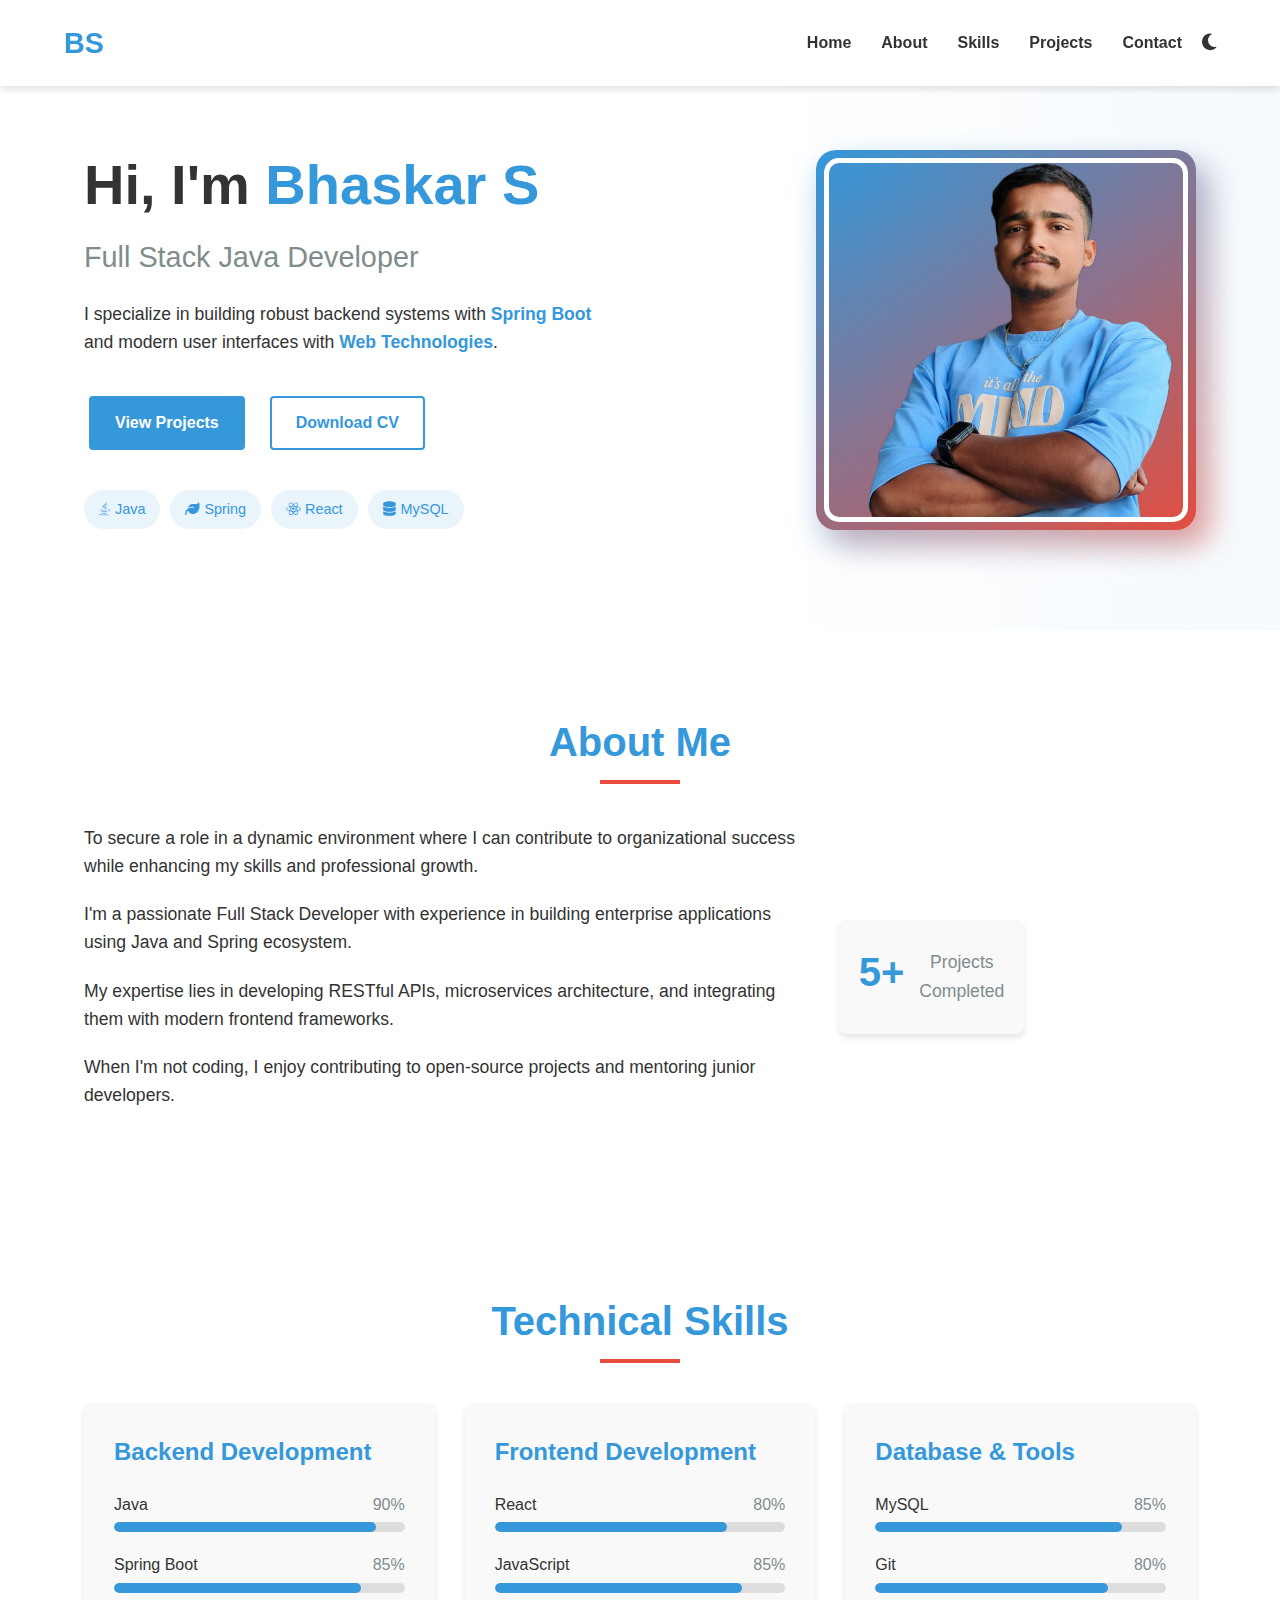
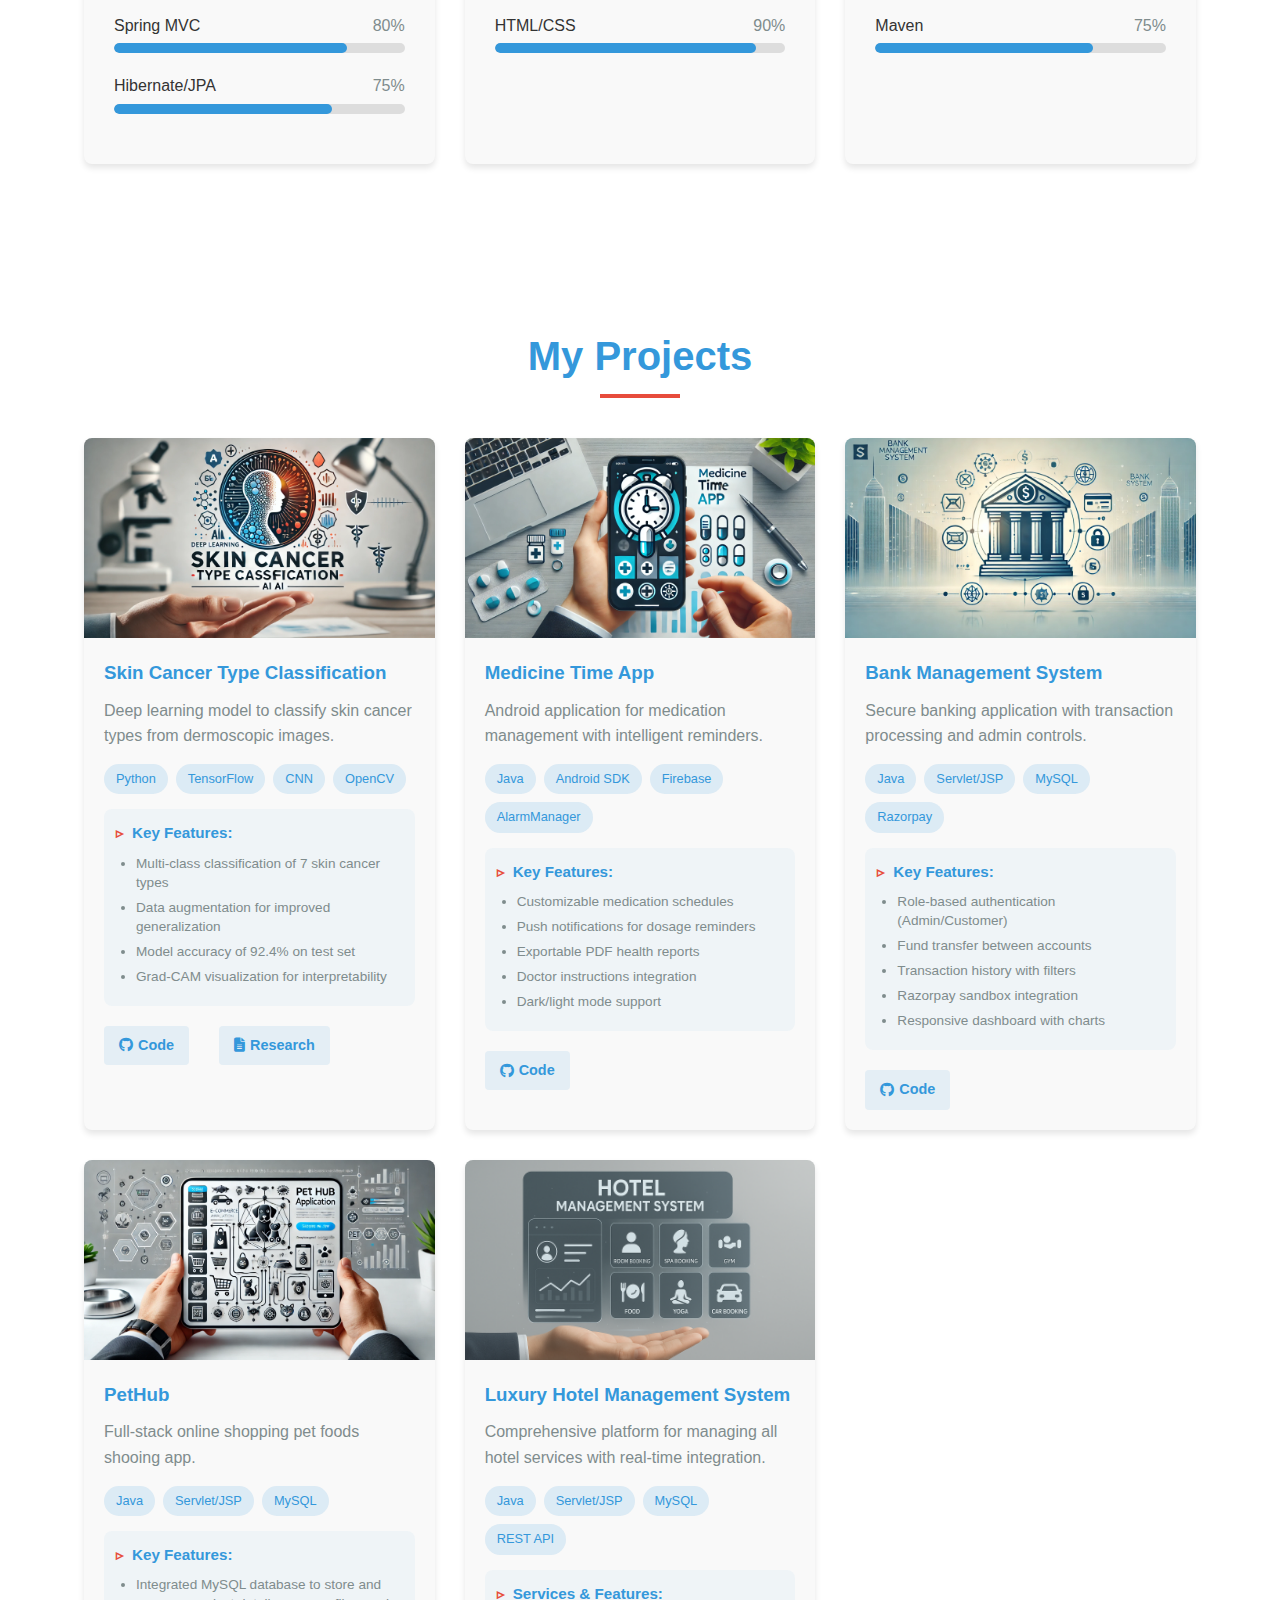
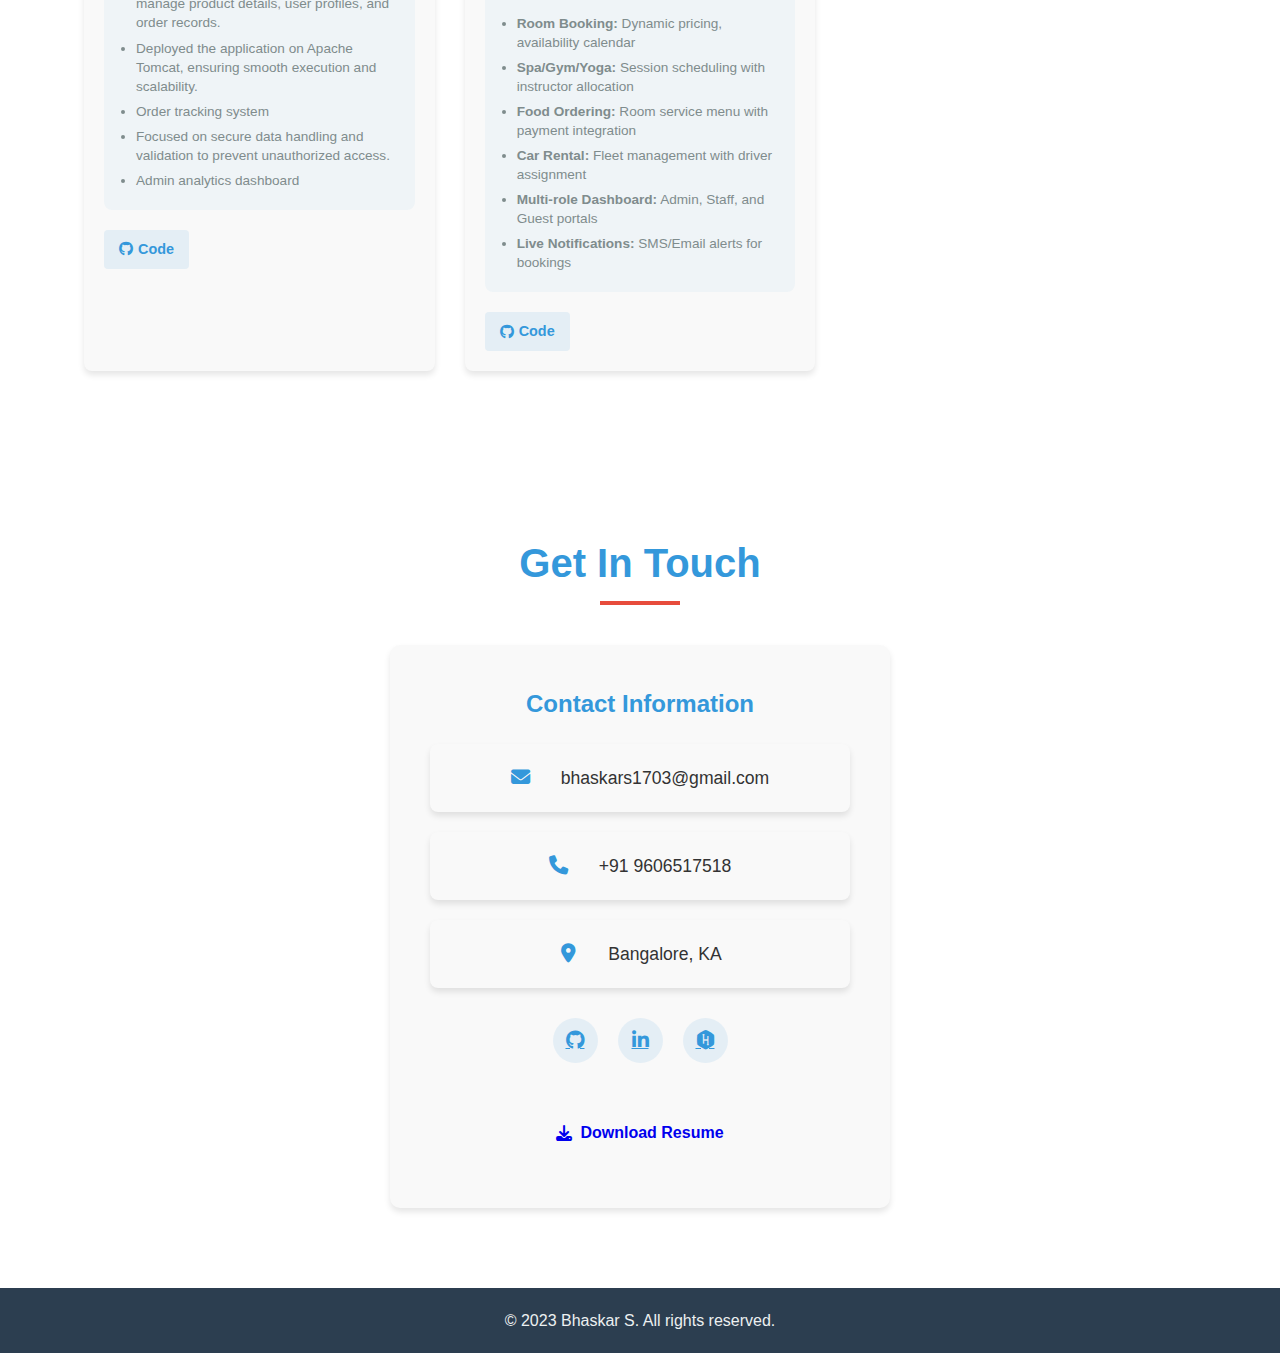
<file: index.html>
<!DOCTYPE html>
<html lang="en">
<head>
    <meta charset="UTF-8">
    <meta name="viewport" content="width=device-width, initial-scale=1.0">
    <title>Bhaskar S | Full Stack Java Developer</title>
    <link rel="stylesheet" href="https://cdnjs.cloudflare.com/ajax/libs/font-awesome/6.4.0/css/all.min.css">
    <link rel="stylesheet" href="css/portfolio.css">
</head>
<body>
    <!-- Header/Navigation -->
    <header>
        <div class="container">
            <h1 class="logo">BS</h1>
            <nav>
                <ul>
                    <li><a href="#home">Home</a></li>
                    <li><a href="#about">About</a></li>
                    <li><a href="#skills">Skills</a></li>
                    <li><a href="#projects">Projects</a></li>
                    <li><a href="#contact">Contact</a></li>
                    <button id="theme-toggle" class="theme-btn">
                        <i class="fas fa-moon"></i>
                    </button>
                </ul>
                
            </nav>
        </div>
    </header>

 <!-- Updated Hero Section -->
<section id="home" class="hero">
    <div class="container">
        <div class="hero-content">
            <h1>Hi, I'm <span class="highlight">Bhaskar S</span></h1>
            <h2>Full Stack Java Developer</h2>
            <p class="hero-description">
                I specialize in building robust backend systems with <strong>Spring Boot</strong> 
                and modern user interfaces with <strong>Web Technologies</strong>.
            </p>
            <div class="hero-cta">
                <a href="#projects" class="btn primary-btn">View Projects</a>
                <a href="https://drive.google.com/file/d/1YfJOLNUsYOT6FtKGPnkXLw70E9nnNRZN/view?usp=sharing" target="_blankS" download class="btn secondary-btn">Download CV</a>
            </div>
            <div class="hero-skills">
                <span><i class="fab fa-java"></i> Java</span>
                <span><i class="fas fa-leaf"></i> Spring</span>
                <span><i class="fab fa-react"></i> React</span>
                <span><i class="fas fa-database"></i> MySQL</span>
            </div>
        </div>
        <div class="hero-profile">
            <div class="profile-frame">
                <img src="assests/ProfilePic.png" alt="Bhaskar S - Full Stack Developer" class="profile-img">
            </div>
        </div>
    </div>
</section>

    <!-- About Section -->
    <section id="about" class="about">
        <div class="container">
            <h2 class="section-title">About Me</h2>
            <div class="about-content">
                <div class="about-text">
                    <p>To secure a role in a dynamic environment where I can contribute to organizational success while enhancing my skills and
                        professional growth.</p>
                    <p>I'm a passionate Full Stack Developer with experience in building enterprise applications using Java and Spring ecosystem.</p>
                    <p>My expertise lies in developing RESTful APIs, microservices architecture, and integrating them with modern frontend frameworks.</p>
                    <p>When I'm not coding, I enjoy contributing to open-source projects and mentoring junior developers.</p>
                </div>
                <div class="about-info">
                    <div class="info-item">
                        <h3>5+</h3>
                        <p>Projects Completed</p>
                    </div>
                    <!-- <div class="info-item">
                        <h3>3+</h3>
                        <p>Years Experience</p>
                    </div>
                    <div class="info-item">
                        <h3>100%</h3>
                        <p>Job Success</p>
                    </div> -->
                </div>
            </div>
        </div>
    </section>

    <!-- Skills Section -->
    <section id="skills" class="skills">
        <div class="container">
            <h2 class="section-title">Technical Skills</h2>
            <div class="skills-container">
                <div class="skill-category">
                    <h3>Backend Development</h3>
                    <div class="skill-items">
                        <div class="skill-item">
                            <div class="skill-info">
                                <span>Java</span>
                                <span>90%</span>
                            </div>
                            <div class="skill-bar">
                                <div class="skill-progress" style="width: 90%;"></div>
                            </div>
                        </div>
                        <div class="skill-item">
                            <div class="skill-info">
                                <span>Spring Boot</span>
                                <span>85%</span>
                            </div>
                            <div class="skill-bar">
                                <div class="skill-progress" style="width: 85%;"></div>
                            </div>
                        </div>
                        <div class="skill-item">
                            <div class="skill-info">
                                <span>Spring MVC</span>
                                <span>80%</span>
                            </div>
                            <div class="skill-bar">
                                <div class="skill-progress" style="width: 80%;"></div>
                            </div>
                        </div>
                        <div class="skill-item">
                            <div class="skill-info">
                                <span>Hibernate/JPA</span>
                                <span>75%</span>
                            </div>
                            <div class="skill-bar">
                                <div class="skill-progress" style="width: 75%;"></div>
                            </div>
                        </div>
                    </div>
                </div>
                
                <div class="skill-category">
                    <h3>Frontend Development</h3>
                    <div class="skill-items">
                        <div class="skill-item">
                            <div class="skill-info">
                                <span>React</span>
                                <span>80%</span>
                            </div>
                            <div class="skill-bar">
                                <div class="skill-progress" style="width: 80%;"></div>
                            </div>
                        </div>
                        <div class="skill-item">
                            <div class="skill-info">
                                <span>JavaScript</span>
                                <span>85%</span>
                            </div>
                            <div class="skill-bar">
                                <div class="skill-progress" style="width: 85%;"></div>
                            </div>
                        </div>
                        <div class="skill-item">
                            <div class="skill-info">
                                <span>HTML/CSS</span>
                                <span>90%</span>
                            </div>
                            <div class="skill-bar">
                                <div class="skill-progress" style="width: 90%;"></div>
                            </div>
                        </div>
                    </div>
                </div>
                
                <div class="skill-category">
                    <h3>Database & Tools</h3>
                    <div class="skill-items">
                        <div class="skill-item">
                            <div class="skill-info">
                                <span>MySQL</span>
                                <span>85%</span>
                            </div>
                            <div class="skill-bar">
                                <div class="skill-progress" style="width: 85%;"></div>
                            </div>
                        </div>
                        <div class="skill-item">
                            <div class="skill-info">
                                <span>Git</span>
                                <span>80%</span>
                            </div>
                            <div class="skill-bar">
                                <div class="skill-progress" style="width: 80%;"></div>
                            </div>
                        </div>
                        <div class="skill-item">
                            <div class="skill-info">
                                <span>Maven</span>
                                <span>75%</span>
                            </div>
                            <div class="skill-bar">
                                <div class="skill-progress" style="width: 75%;"></div>
                            </div>
                        </div>
                    </div>
                </div>
            </div>
        </div>
    </section>

    

<!-- Projects Section -->
<section id="projects" class="projects">
    <div class="container">
        <h2 class="section-title">My Projects</h2>
        <div class="projects-grid">
            <!-- 1. Skin Cancer Classification -->
            <div class="project-card">
                <div class="project-image">
                    <img src="assests/skinCancer.webp" alt="Skin Cancer Classification">
                </div>
                <div class="project-content">
                    <h3>Skin Cancer Type Classification</h3>
                    <p>Deep learning model to classify skin cancer types from dermoscopic images.</p>
                    <div class="project-tech">
                        <span>Python</span>
                        <span>TensorFlow</span>
                        <span>CNN</span>
                        <span>OpenCV</span>
                    </div>
                    <div class="project-features">
                        <h4>Key Features:</h4>
                        <ul>
                            <li>Multi-class classification of 7 skin cancer types</li>
                            <li>Data augmentation for improved generalization</li>
                            <li>Model accuracy of 92.4% on test set</li>
                            <li>Grad-CAM visualization for interpretability</li>
                        </ul>
                    </div>
                    <div class="project-links">
                        <a href="https://github.com/yourusername/skin-cancer-classification" target="_blank" class="btn-small">
                            <i class="fab fa-github"></i> Code
                        </a>
                        <a href="https://drive.google.com/file/d/1gAUpl7bdXRN0QffiOpngXcxutwArL-Ty/view?usp=sharing" target="_blank" class="btn-small">
                            <i class="fas fa-file-alt"></i> Research
                        </a>
                    </div>
                </div>
            </div>

            <!-- 2. Medicine Time App -->
            <div class="project-card">
                <div class="project-image">
                    <img src="assests/MedicineApp.webp" alt="Medicine Time App">
                </div>
                <div class="project-content">
                    <h3>Medicine Time App</h3>
                    <p>Android application for medication management with intelligent reminders.</p>
                    <div class="project-tech">
                        <span>Java</span>
                        <span>Android SDK</span>
                        <span>Firebase</span>
                        <span>AlarmManager</span>
                    </div>
                    <div class="project-features">
                        <h4>Key Features:</h4>
                        <ul>
                            <li>Customizable medication schedules</li>
                            <li>Push notifications for dosage reminders</li>
                            <li>Exportable PDF health reports</li>
                            <li>Doctor instructions integration</li>
                            <li>Dark/light mode support</li>
                        </ul>
                    </div>
                    <div class="project-links">
                        <a href="https://github.com/bhaski17/Medicine-Time-App" target="_blank" class="btn-small">
                            <i class="fab fa-github"></i> Code
                        </a>
                        <!-- <a href="" target="_blank" class="btn-small">
                            <i class="fab fa-google-play"></i> Download
                        </a> -->
                    </div>
                </div>
            </div>

            <!-- 3. Bank Management System -->
            <div class="project-card">
                <div class="project-image">
                    <img src="assests/bank-project.webp" alt="Bank Management System">
                </div>
                <div class="project-content">
                    <h3>Bank Management System</h3>
                    <p>Secure banking application with transaction processing and admin controls.</p>
                    <div class="project-tech">
                        <span>Java</span>
                        <span>Servlet/JSP</span>
                        <span>MySQL</span>
                        <span>Razorpay</span>
                    </div>
                    <div class="project-features">
                        <h4>Key Features:</h4>
                        <ul>
                            <li>Role-based authentication (Admin/Customer)</li>
                            <li>Fund transfer between accounts</li>
                            <li>Transaction history with filters</li>
                            <li>Razorpay sandbox integration</li>
                            <li>Responsive dashboard with charts</li>
                        </ul>
                    </div>
                    <div class="project-links">
                        <a href="https://github.com/bhaski17/BankDAOApplication" target="_blank" class="btn-small">
                            <i class="fab fa-github"></i> Code
                        </a>
                        <!-- <a href="#" target="_blank" class="btn-small">
                            <i class="fas fa-external-link-alt"></i> Demo
                        </a> -->
                    </div>
                </div>
            </div>

            <!-- 4. E-Commerce Platform -->
            <div class="project-card">
                <div class="project-image">
                    <img src="assests/PetHub.webp" alt="PetHub Platform">
                </div>
                <div class="project-content">
                    <h3>PetHub</h3>
                    <p>Full-stack online shopping pet foods shooing app.</p>
                    <div class="project-tech">
                        <span>Java</span>
                        <span>Servlet/JSP</span>
                        <span>MySQL</span>
                    </div>
                    <div class="project-features">
                        <h4>Key Features:</h4>
                        <ul>
                            <li>Integrated MySQL database to store and manage product details,
                                 user profiles, and order records.</li>
                            <li>Deployed the application on Apache Tomcat,
                                 ensuring smooth execution and scalability.</li>
                            <li>Order tracking system</li>
                            <li>Focused on secure data handling and validation 
                                to prevent unauthorized access.</li>
                            <li>Admin analytics dashboard</li>
                        </ul>
                    </div>
                    <div class="project-links">
                        <a href="https://github.com/bhaski17/PetHub-Application" target="_blank" class="btn-small">
                            <i class="fab fa-github"></i> Code
                        </a>
                        <!-- <a href="#" target="_blank" class="btn-small">
                            <i class="fas fa-external-link-alt"></i> Demo
                        </a> -->
                    </div>
                </div>
            </div>

            <!-- 5. Hotel Management System (Enhanced) -->
<div class="project-card">
    <div class="project-image">
        <img src="assests/Bank_Managment.png" alt="Hotel Management System">
    </div>
    <div class="project-content">
        <h3>Luxury Hotel Management System</h3>
        <p>Comprehensive platform for managing all hotel services with real-time integration.</p>
        <div class="project-tech">
            <span>Java</span>
            <span>Servlet/JSP</span>
            <span>MySQL</span>
            <span>REST API</span>
        </div>
        <div class="project-features">
            <h4>Services & Features:</h4>
            <ul>
                <li><strong>Room Booking:</strong> Dynamic pricing, availability calendar</li>
                <li><strong>Spa/Gym/Yoga:</strong> Session scheduling with instructor allocation</li>
                <li><strong>Food Ordering:</strong> Room service menu with payment integration</li>
                <li><strong>Car Rental:</strong> Fleet management with driver assignment</li>
                <li><strong>Multi-role Dashboard:</strong> Admin, Staff, and Guest portals</li>
                <li><strong>Live Notifications:</strong> SMS/Email alerts for bookings</li>
            </ul>
        </div>
        <div class="project-links">
            <a href="https://github.com/yourusername/hotel-management" target="_blank" class="btn-small">
                <i class="fab fa-github"></i> Code
            </a>
            <!-- <a href="https://github.com/yourusername/hotel-management-ui" target="_blank" class="btn-small">
                <i class="fab fa-github"></i> Frontend
            </a> -->
            <!-- <a href="#" class="btn-small">
                <i class="fas fa-file-pdf"></i> Docs
            </a> -->
        </div>
    </div>
</div>
        </div>
    </div>
</section>
<!-- Contact Section (Simplified) -->
<section id="contact" class="contact">
    <div class="container">
        <h2 class="section-title">Get In Touch</h2>
        <div class="contact-container">
            <div class="contact-info">
                <h3>Contact Information</h3>
                <div class="info-item">
                    <i class="fas fa-envelope"></i>
                    <span>bhaskars1703@gmail.com</span>
                </div>
                <div class="info-item">
                    <i class="fas fa-phone"></i>
                    <span>+91 9606517518</span>
                </div>
                <div class="info-item">
                    <i class="fas fa-map-marker-alt"></i>
                    <span>Bangalore, KA</span>
                </div>
                <div class="social-links">
                    <a href="https://github.com/bhaski17" target="_blank" aria-label="GitHub">
                        <i class="fab fa-github"></i>
                    </a>
                    <a href="https://www.linkedin.com/in/bhaskar-s-20aabb230/" target="_blank" aria-label="LinkedIn">
                        <i class="fab fa-linkedin-in"></i>
                    </a>
                    <a href="https://www.hackerrank.com/profile/bhaskars1703" target="_blank" aria-label="HackerRank">
                        <i class="fab fa-hackerrank"></i>
                    </a>
                </div>
                <!-- <a href="assets/resume.pdf" download class="btn primary-btn download-cv">
                    <i class="fas fa-download"></i> Download CV
                </a> -->
                <a href="https://drive.google.com/file/d/1YfJOLNUsYOT6FtKGPnkXLw70E9nnNRZN/view?usp=sharing" target="_blank" download class="btn download-btn">
                    <i class="fas fa-download"></i> Download Resume
                </a>
            </div>
            
            <!-- Removed: Contact Form -->
        </div>
    </div>
</section>
    <!-- Updated Footer -->
<footer>
    <div class="container">
        <p>&copy; 2023 Bhaskar S. All rights reserved.</p>
    </div>
</footer>

    <script src="js/script.js"></script>
</body>
</html>
</file>
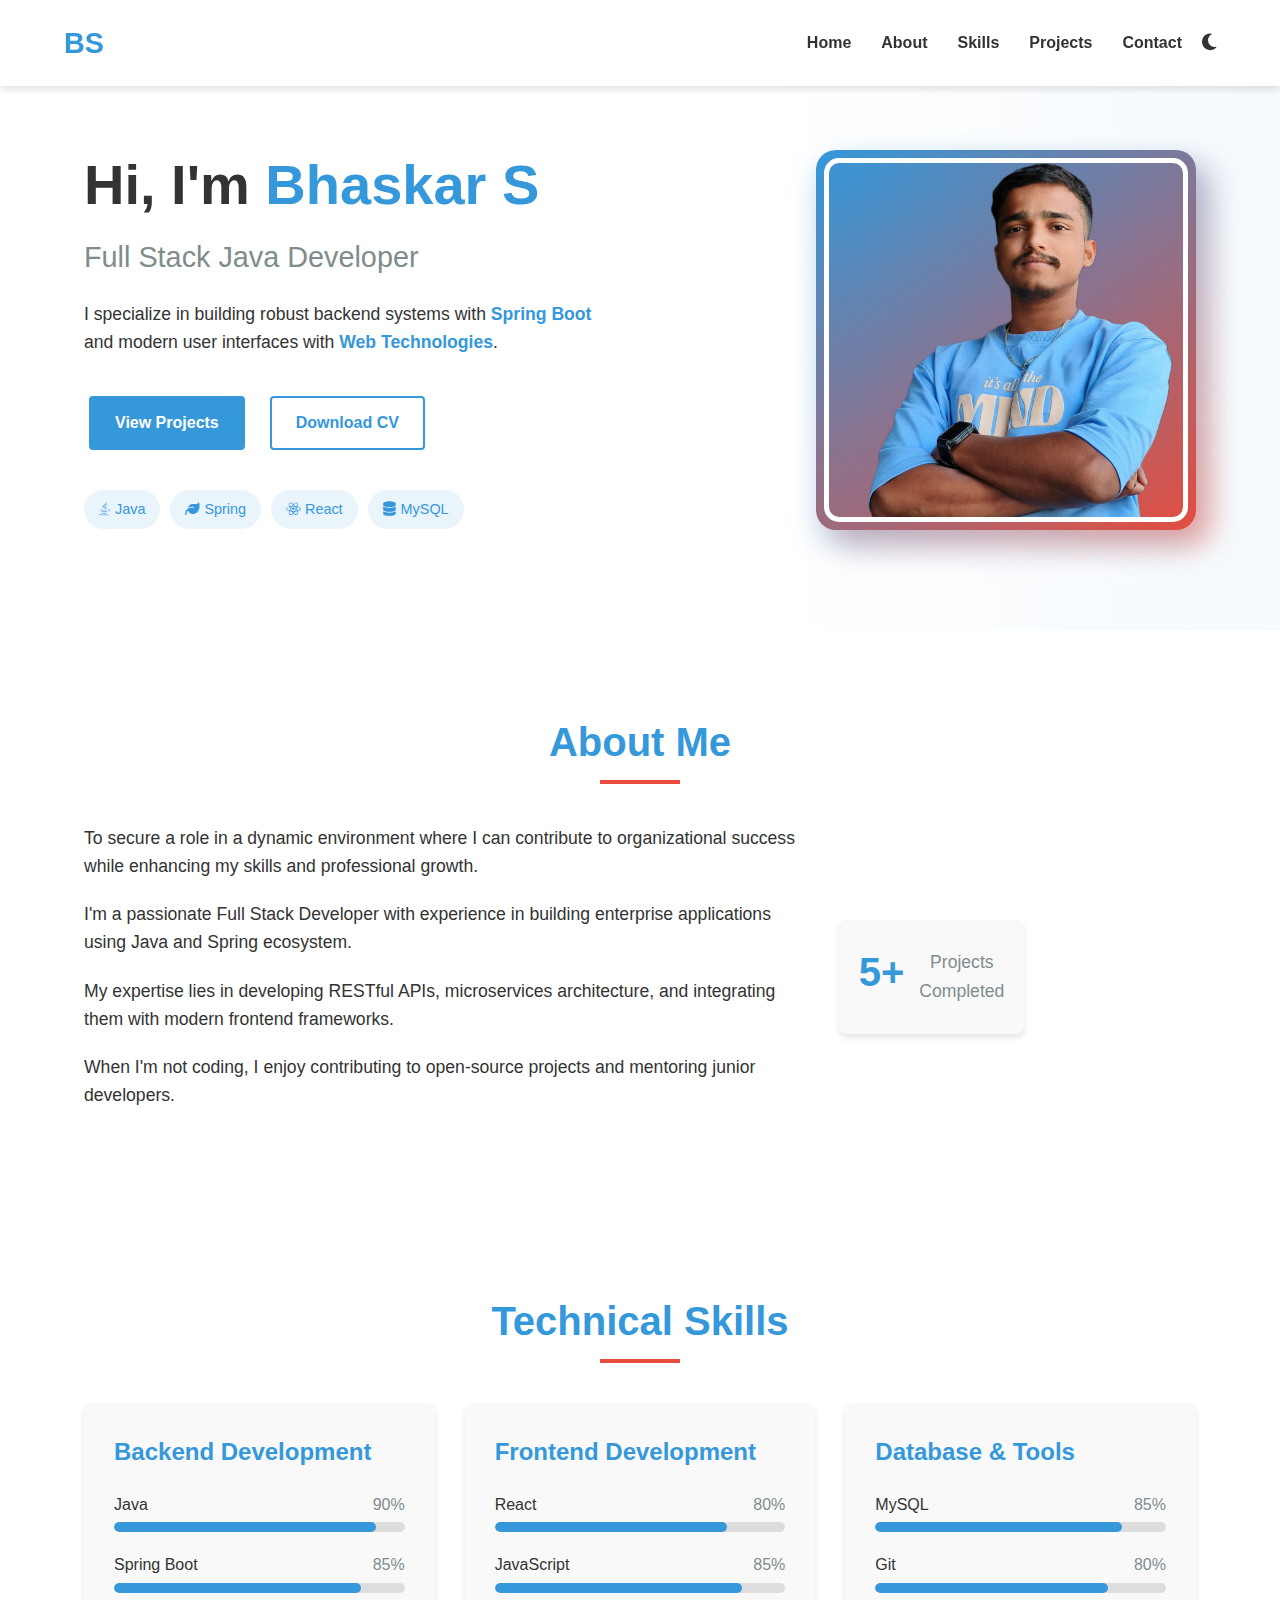
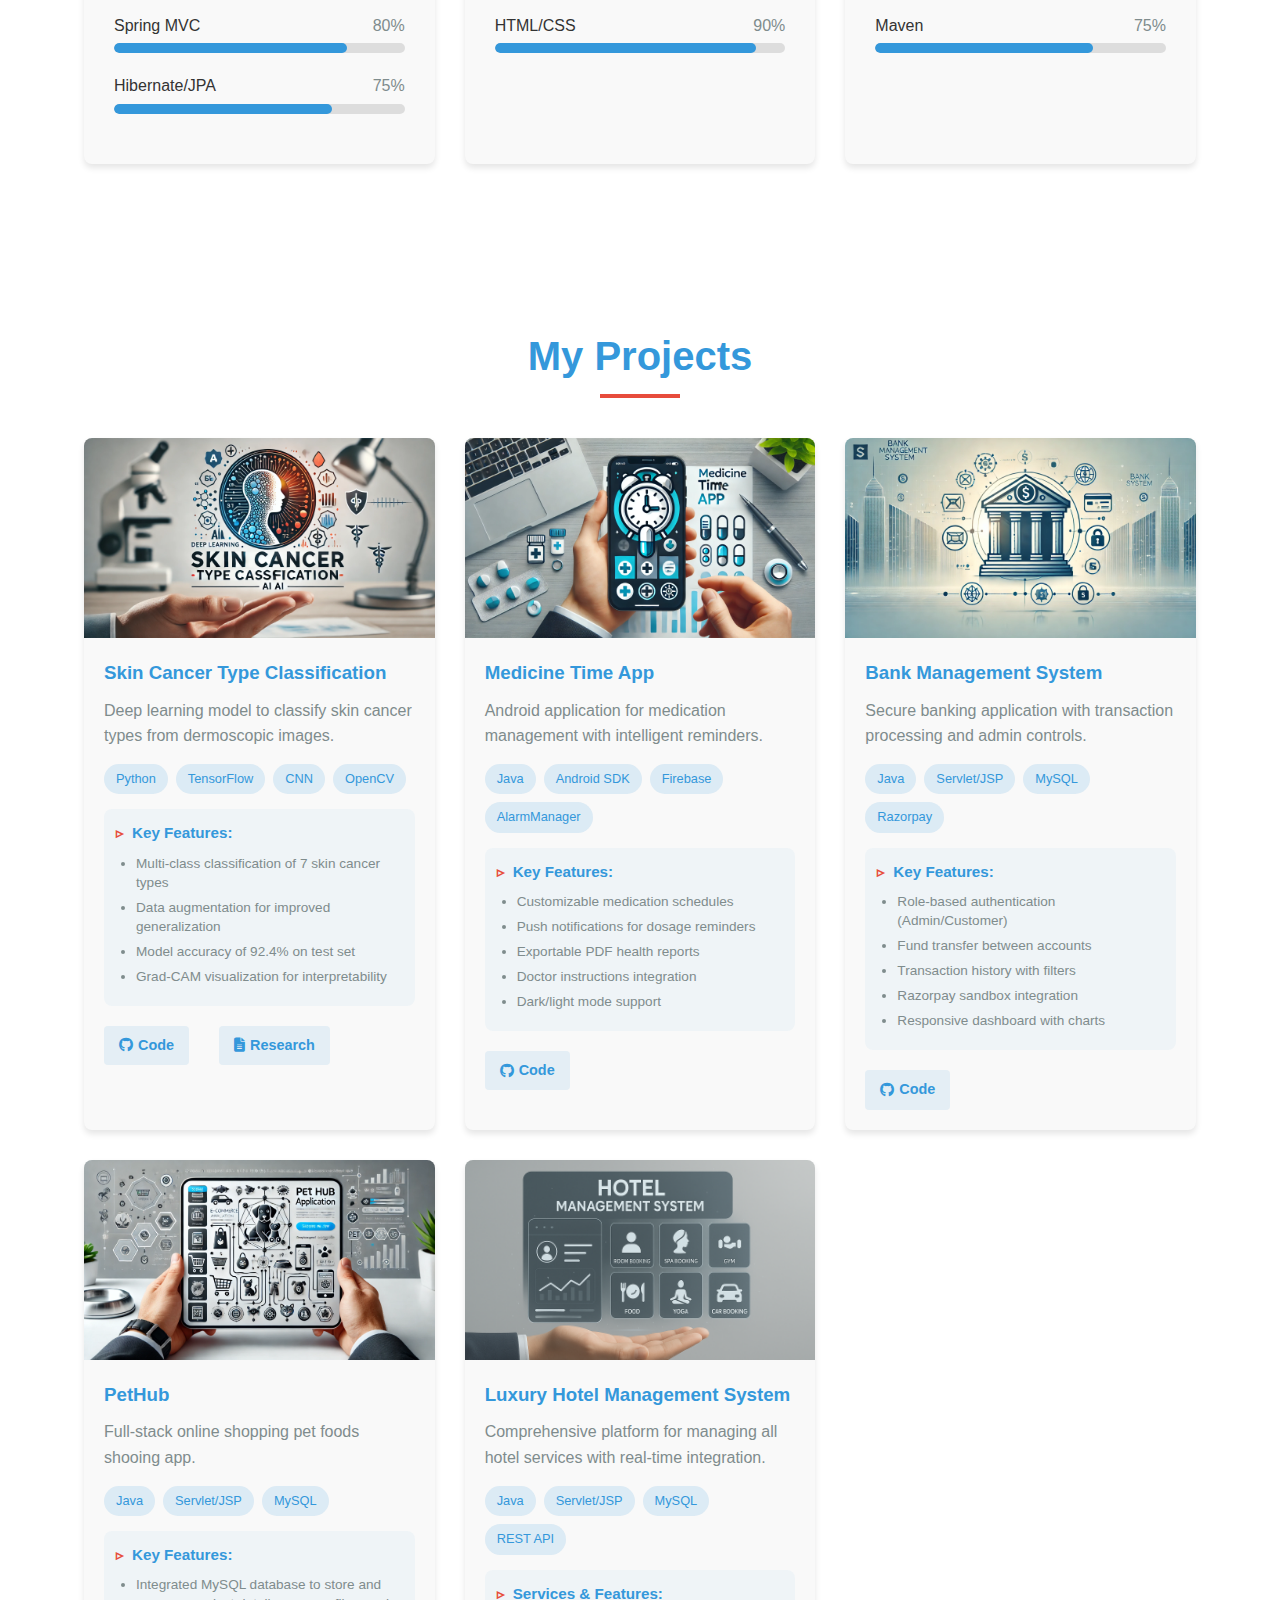
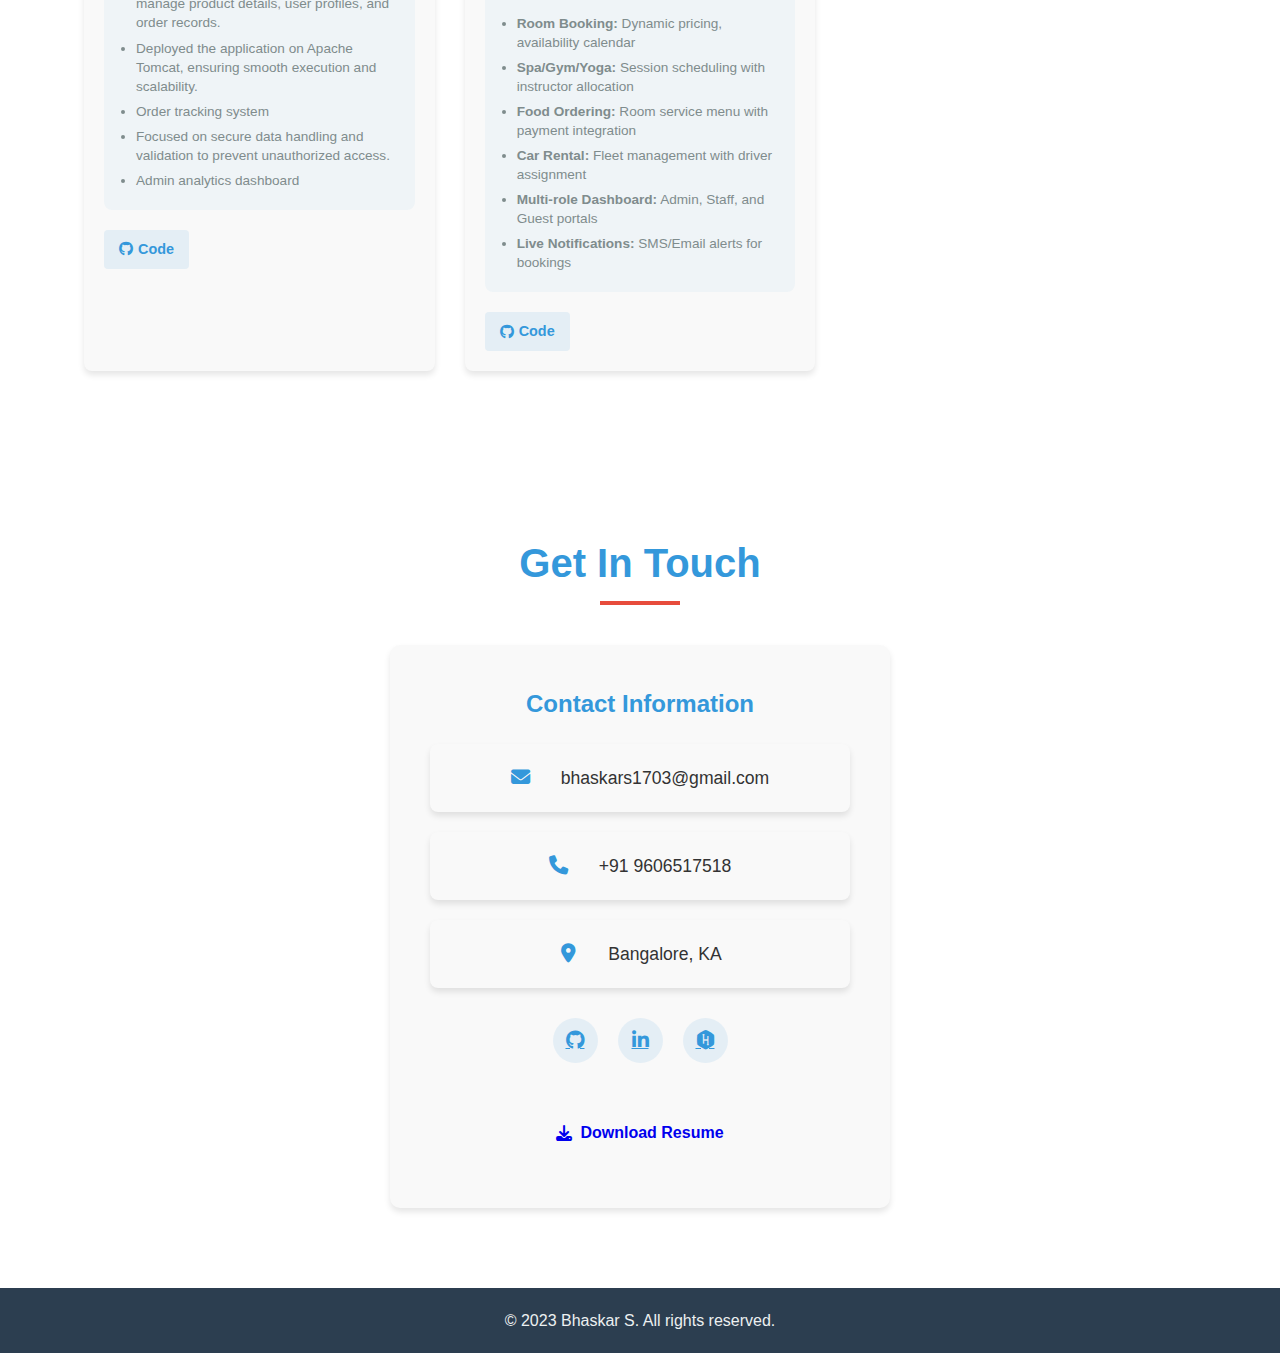
<file: portfolio.html>
<!DOCTYPE html>
<html lang="en">
<head>
    <meta charset="UTF-8">
    <meta name="viewport" content="width=device-width, initial-scale=1.0">
    <title>Bhaskar S | Full Stack Java Developer</title>
    <link rel="stylesheet" href="https://cdnjs.cloudflare.com/ajax/libs/font-awesome/6.4.0/css/all.min.css">
    <link rel="stylesheet" href="portfolio.css">
</head>
<body>
    <!-- Header/Navigation -->
    <header>
        <div class="container">
            <h1 class="logo">BS</h1>
            <nav>
                <ul>
                    <li><a href="#home">Home</a></li>
                    <li><a href="#about">About</a></li>
                    <li><a href="#skills">Skills</a></li>
                    <li><a href="#projects">Projects</a></li>
                    <li><a href="#contact">Contact</a></li>
                    <button id="theme-toggle" class="theme-btn">
                        <i class="fas fa-moon"></i>
                    </button>
                </ul>
                
            </nav>
        </div>
    </header>

 <!-- Updated Hero Section -->
<section id="home" class="hero">
    <div class="container">
        <div class="hero-content">
            <h1>Hi, I'm <span class="highlight">Bhaskar S</span></h1>
            <h2>Full Stack Java Developer</h2>
            <p class="hero-description">
                I specialize in building robust backend systems with <strong>Spring Boot</strong> 
                and modern user interfaces with <strong>Web Technologies</strong>.
            </p>
            <div class="hero-cta">
                <a href="#projects" class="btn primary-btn">View Projects</a>
                <a href="https://drive.google.com/file/d/1YfJOLNUsYOT6FtKGPnkXLw70E9nnNRZN/view?usp=sharing" target="_blankS" download class="btn secondary-btn">Download CV</a>
            </div>
            <div class="hero-skills">
                <span><i class="fab fa-java"></i> Java</span>
                <span><i class="fas fa-leaf"></i> Spring</span>
                <span><i class="fab fa-react"></i> React</span>
                <span><i class="fas fa-database"></i> MySQL</span>
            </div>
        </div>
        <div class="hero-profile">
            <div class="profile-frame">
                <img src="assests/ProfilePic.png" alt="Bhaskar S - Full Stack Developer" class="profile-img">
            </div>
        </div>
    </div>
</section>

    <!-- About Section -->
    <section id="about" class="about">
        <div class="container">
            <h2 class="section-title">About Me</h2>
            <div class="about-content">
                <div class="about-text">
                    <p>To secure a role in a dynamic environment where I can contribute to organizational success while enhancing my skills and
                        professional growth.</p>
                    <p>I'm a passionate Full Stack Developer with experience in building enterprise applications using Java and Spring ecosystem.</p>
                    <p>My expertise lies in developing RESTful APIs, microservices architecture, and integrating them with modern frontend frameworks.</p>
                    <p>When I'm not coding, I enjoy contributing to open-source projects and mentoring junior developers.</p>
                </div>
                <div class="about-info">
                    <div class="info-item">
                        <h3>5+</h3>
                        <p>Projects Completed</p>
                    </div>
                    <!-- <div class="info-item">
                        <h3>3+</h3>
                        <p>Years Experience</p>
                    </div>
                    <div class="info-item">
                        <h3>100%</h3>
                        <p>Job Success</p>
                    </div> -->
                </div>
            </div>
        </div>
    </section>

    <!-- Skills Section -->
    <section id="skills" class="skills">
        <div class="container">
            <h2 class="section-title">Technical Skills</h2>
            <div class="skills-container">
                <div class="skill-category">
                    <h3>Backend Development</h3>
                    <div class="skill-items">
                        <div class="skill-item">
                            <div class="skill-info">
                                <span>Java</span>
                                <span>90%</span>
                            </div>
                            <div class="skill-bar">
                                <div class="skill-progress" style="width: 90%;"></div>
                            </div>
                        </div>
                        <div class="skill-item">
                            <div class="skill-info">
                                <span>Spring Boot</span>
                                <span>85%</span>
                            </div>
                            <div class="skill-bar">
                                <div class="skill-progress" style="width: 85%;"></div>
                            </div>
                        </div>
                        <div class="skill-item">
                            <div class="skill-info">
                                <span>Spring MVC</span>
                                <span>80%</span>
                            </div>
                            <div class="skill-bar">
                                <div class="skill-progress" style="width: 80%;"></div>
                            </div>
                        </div>
                        <div class="skill-item">
                            <div class="skill-info">
                                <span>Hibernate/JPA</span>
                                <span>75%</span>
                            </div>
                            <div class="skill-bar">
                                <div class="skill-progress" style="width: 75%;"></div>
                            </div>
                        </div>
                    </div>
                </div>
                
                <div class="skill-category">
                    <h3>Frontend Development</h3>
                    <div class="skill-items">
                        <div class="skill-item">
                            <div class="skill-info">
                                <span>React</span>
                                <span>80%</span>
                            </div>
                            <div class="skill-bar">
                                <div class="skill-progress" style="width: 80%;"></div>
                            </div>
                        </div>
                        <div class="skill-item">
                            <div class="skill-info">
                                <span>JavaScript</span>
                                <span>85%</span>
                            </div>
                            <div class="skill-bar">
                                <div class="skill-progress" style="width: 85%;"></div>
                            </div>
                        </div>
                        <div class="skill-item">
                            <div class="skill-info">
                                <span>HTML/CSS</span>
                                <span>90%</span>
                            </div>
                            <div class="skill-bar">
                                <div class="skill-progress" style="width: 90%;"></div>
                            </div>
                        </div>
                    </div>
                </div>
                
                <div class="skill-category">
                    <h3>Database & Tools</h3>
                    <div class="skill-items">
                        <div class="skill-item">
                            <div class="skill-info">
                                <span>MySQL</span>
                                <span>85%</span>
                            </div>
                            <div class="skill-bar">
                                <div class="skill-progress" style="width: 85%;"></div>
                            </div>
                        </div>
                        <div class="skill-item">
                            <div class="skill-info">
                                <span>Git</span>
                                <span>80%</span>
                            </div>
                            <div class="skill-bar">
                                <div class="skill-progress" style="width: 80%;"></div>
                            </div>
                        </div>
                        <div class="skill-item">
                            <div class="skill-info">
                                <span>Maven</span>
                                <span>75%</span>
                            </div>
                            <div class="skill-bar">
                                <div class="skill-progress" style="width: 75%;"></div>
                            </div>
                        </div>
                    </div>
                </div>
            </div>
        </div>
    </section>

    

<!-- Projects Section -->
<section id="projects" class="projects">
    <div class="container">
        <h2 class="section-title">My Projects</h2>
        <div class="projects-grid">
            <!-- 1. Skin Cancer Classification -->
            <div class="project-card">
                <div class="project-image">
                    <img src="assests/skinCancer.webp" alt="Skin Cancer Classification">
                </div>
                <div class="project-content">
                    <h3>Skin Cancer Type Classification</h3>
                    <p>Deep learning model to classify skin cancer types from dermoscopic images.</p>
                    <div class="project-tech">
                        <span>Python</span>
                        <span>TensorFlow</span>
                        <span>CNN</span>
                        <span>OpenCV</span>
                    </div>
                    <div class="project-features">
                        <h4>Key Features:</h4>
                        <ul>
                            <li>Multi-class classification of 7 skin cancer types</li>
                            <li>Data augmentation for improved generalization</li>
                            <li>Model accuracy of 92.4% on test set</li>
                            <li>Grad-CAM visualization for interpretability</li>
                        </ul>
                    </div>
                    <div class="project-links">
                        <a href="https://github.com/yourusername/skin-cancer-classification" target="_blank" class="btn-small">
                            <i class="fab fa-github"></i> Code
                        </a>
                        <a href="https://drive.google.com/file/d/1gAUpl7bdXRN0QffiOpngXcxutwArL-Ty/view?usp=sharing" target="_blank" class="btn-small">
                            <i class="fas fa-file-alt"></i> Research
                        </a>
                    </div>
                </div>
            </div>

            <!-- 2. Medicine Time App -->
            <div class="project-card">
                <div class="project-image">
                    <img src="assests/MedicineApp.webp" alt="Medicine Time App">
                </div>
                <div class="project-content">
                    <h3>Medicine Time App</h3>
                    <p>Android application for medication management with intelligent reminders.</p>
                    <div class="project-tech">
                        <span>Java</span>
                        <span>Android SDK</span>
                        <span>Firebase</span>
                        <span>AlarmManager</span>
                    </div>
                    <div class="project-features">
                        <h4>Key Features:</h4>
                        <ul>
                            <li>Customizable medication schedules</li>
                            <li>Push notifications for dosage reminders</li>
                            <li>Exportable PDF health reports</li>
                            <li>Doctor instructions integration</li>
                            <li>Dark/light mode support</li>
                        </ul>
                    </div>
                    <div class="project-links">
                        <a href="https://github.com/bhaski17/Medicine-Time-App" target="_blank" class="btn-small">
                            <i class="fab fa-github"></i> Code
                        </a>
                        <!-- <a href="" target="_blank" class="btn-small">
                            <i class="fab fa-google-play"></i> Download
                        </a> -->
                    </div>
                </div>
            </div>

            <!-- 3. Bank Management System -->
            <div class="project-card">
                <div class="project-image">
                    <img src="assests/bank-project.webp" alt="Bank Management System">
                </div>
                <div class="project-content">
                    <h3>Bank Management System</h3>
                    <p>Secure banking application with transaction processing and admin controls.</p>
                    <div class="project-tech">
                        <span>Java</span>
                        <span>Servlet/JSP</span>
                        <span>MySQL</span>
                        <span>Razorpay</span>
                    </div>
                    <div class="project-features">
                        <h4>Key Features:</h4>
                        <ul>
                            <li>Role-based authentication (Admin/Customer)</li>
                            <li>Fund transfer between accounts</li>
                            <li>Transaction history with filters</li>
                            <li>Razorpay sandbox integration</li>
                            <li>Responsive dashboard with charts</li>
                        </ul>
                    </div>
                    <div class="project-links">
                        <a href="https://github.com/bhaski17/BankDAOApplication" target="_blank" class="btn-small">
                            <i class="fab fa-github"></i> Code
                        </a>
                        <!-- <a href="#" target="_blank" class="btn-small">
                            <i class="fas fa-external-link-alt"></i> Demo
                        </a> -->
                    </div>
                </div>
            </div>

            <!-- 4. E-Commerce Platform -->
            <div class="project-card">
                <div class="project-image">
                    <img src="assests/PetHub.webp" alt="PetHub Platform">
                </div>
                <div class="project-content">
                    <h3>PetHub</h3>
                    <p>Full-stack online shopping pet foods shooing app.</p>
                    <div class="project-tech">
                        <span>Java</span>
                        <span>Servlet/JSP</span>
                        <span>MySQL</span>
                    </div>
                    <div class="project-features">
                        <h4>Key Features:</h4>
                        <ul>
                            <li>Integrated MySQL database to store and manage product details,
                                 user profiles, and order records.</li>
                            <li>Deployed the application on Apache Tomcat,
                                 ensuring smooth execution and scalability.</li>
                            <li>Order tracking system</li>
                            <li>Focused on secure data handling and validation 
                                to prevent unauthorized access.</li>
                            <li>Admin analytics dashboard</li>
                        </ul>
                    </div>
                    <div class="project-links">
                        <a href="https://github.com/bhaski17/PetHub-Application" target="_blank" class="btn-small">
                            <i class="fab fa-github"></i> Code
                        </a>
                        <!-- <a href="#" target="_blank" class="btn-small">
                            <i class="fas fa-external-link-alt"></i> Demo
                        </a> -->
                    </div>
                </div>
            </div>

            <!-- 5. Hotel Management System (Enhanced) -->
<div class="project-card">
    <div class="project-image">
        <img src="assests/Bank_Managment.png" alt="Hotel Management System">
    </div>
    <div class="project-content">
        <h3>Luxury Hotel Management System</h3>
        <p>Comprehensive platform for managing all hotel services with real-time integration.</p>
        <div class="project-tech">
            <span>Java</span>
            <span>Servlet/JSP</span>
            <span>MySQL</span>
            <span>REST API</span>
        </div>
        <div class="project-features">
            <h4>Services & Features:</h4>
            <ul>
                <li><strong>Room Booking:</strong> Dynamic pricing, availability calendar</li>
                <li><strong>Spa/Gym/Yoga:</strong> Session scheduling with instructor allocation</li>
                <li><strong>Food Ordering:</strong> Room service menu with payment integration</li>
                <li><strong>Car Rental:</strong> Fleet management with driver assignment</li>
                <li><strong>Multi-role Dashboard:</strong> Admin, Staff, and Guest portals</li>
                <li><strong>Live Notifications:</strong> SMS/Email alerts for bookings</li>
            </ul>
        </div>
        <div class="project-links">
            <a href="https://github.com/yourusername/hotel-management" target="_blank" class="btn-small">
                <i class="fab fa-github"></i> Code
            </a>
            <!-- <a href="https://github.com/yourusername/hotel-management-ui" target="_blank" class="btn-small">
                <i class="fab fa-github"></i> Frontend
            </a> -->
            <!-- <a href="#" class="btn-small">
                <i class="fas fa-file-pdf"></i> Docs
            </a> -->
        </div>
    </div>
</div>
        </div>
    </div>
</section>
<!-- Contact Section (Simplified) -->
<section id="contact" class="contact">
    <div class="container">
        <h2 class="section-title">Get In Touch</h2>
        <div class="contact-container">
            <div class="contact-info">
                <h3>Contact Information</h3>
                <div class="info-item">
                    <i class="fas fa-envelope"></i>
                    <span>bhaskars1703@gmail.com</span>
                </div>
                <div class="info-item">
                    <i class="fas fa-phone"></i>
                    <span>+91 9606517518</span>
                </div>
                <div class="info-item">
                    <i class="fas fa-map-marker-alt"></i>
                    <span>Bangalore, KA</span>
                </div>
                <div class="social-links">
                    <a href="https://github.com/bhaski17" target="_blank" aria-label="GitHub">
                        <i class="fab fa-github"></i>
                    </a>
                    <a href="https://www.linkedin.com/in/bhaskar-s-20aabb230/" target="_blank" aria-label="LinkedIn">
                        <i class="fab fa-linkedin-in"></i>
                    </a>
                    <a href="https://www.hackerrank.com/profile/bhaskars1703" target="_blank" aria-label="HackerRank">
                        <i class="fab fa-hackerrank"></i>
                    </a>
                </div>
                <!-- <a href="assets/resume.pdf" download class="btn primary-btn download-cv">
                    <i class="fas fa-download"></i> Download CV
                </a> -->
                <a href="https://drive.google.com/file/d/1YfJOLNUsYOT6FtKGPnkXLw70E9nnNRZN/view?usp=sharing" target="_blank" download class="btn download-btn">
                    <i class="fas fa-download"></i> Download Resume
                </a>
            </div>
            
            <!-- Removed: Contact Form -->
        </div>
    </div>
</section>
    <!-- Updated Footer -->
<footer>
    <div class="container">
        <p>&copy; 2023 Bhaskar S. All rights reserved.</p>
    </div>
</footer>

    <script src="script.js"></script>
</body>
</html>
</file>
<file: css/portfolio.css>
/* Global Styles */
:root {
    --primary-color: #3498db;
    --secondary-color: #2c3e50;
    --accent-color: #e74c3c;
    --light-color: #ecf0f1;
    --dark-color: #2c3e50;
    --text-color: #333;
    --text-light: #7f8c8d;
    --bg-color: #fff;
    --card-bg: #f9f9f9;
    --shadow: 0 4px 6px rgba(0, 0, 0, 0.1);
    --transition: all 0.3s ease;
}

[data-theme="dark"] {
    --primary-color: #3498db;
    --secondary-color: #1abc9c;
    --accent-color: #e74c3c;
    --light-color: #34495e;
    --dark-color: #ecf0f1;
    --text-color: #ecf0f1;
    --text-light: #bdc3c7;
    --bg-color: #2c3e50;
    --card-bg: #34495e;
    --shadow: 0 4px 6px rgba(0, 0, 0, 0.3);
}

* {
    margin: 0;
    padding: 0;
    box-sizing: border-box;
}

html {
    scroll-behavior: smooth;
}

body {
    font-family: 'Segoe UI', Tahoma, Geneva, Verdana, sans-serif;
    line-height: 1.6;
    color: var(--text-color);
    background-color: var(--bg-color);
    transition: var(--transition);
}

.container {
    width: 90%;
    max-width: 1200px;
    margin: 0 auto;
    padding: 0 20px;
}

section {
    padding: 80px 0;
}

.section-title {
    text-align: center;
    margin-bottom: 50px;
    font-size: 2.5rem;
    color: var(--primary-color);
    position: relative;
}

.section-title::after {
    content: '';
    position: absolute;
    bottom: -10px;
    left: 50%;
    transform: translateX(-50%);
    width: 80px;
    height: 4px;
    background-color: var(--accent-color);
}

.btn {
    display: inline-block;
    padding: 12px 24px;
    border-radius: 4px;
    text-decoration: none;
    font-weight: 600;
    transition: var(--transition);
    margin: 10px 5px;
}

.primary-btn {
    background-color: var(--primary-color);
    color: white;
    border: 2px solid var(--primary-color);
}

.primary-btn:hover {
    background-color: transparent;
    color: var(--primary-color);
}

.secondary-btn {
    background-color: transparent;
    color: var(--primary-color);
    border: 2px solid var(--primary-color);
}

.secondary-btn:hover {
    background-color: var(--primary-color);
    color: white;
}

.highlight {
    color: var(--primary-color);
}

/* Header Styles */
header {
    position: fixed;
    top: 0;
    left: 0;
    width: 100%;
    background-color: var(--bg-color);
    box-shadow: var(--shadow);
    z-index: 1000;
    transition: var(--transition);
}

header .container {
    display: flex;
    justify-content: space-between;
    align-items: center;
    padding: 20px 0;
}

.logo {
    font-size: 1.8rem;
    font-weight: 700;
    color: var(--primary-color);
}

nav ul {
    display: flex;
    list-style: none;
}

nav ul li {
    margin-left: 30px;
}

nav ul li a {
    text-decoration: none;
    color: var(--text-color);
    font-weight: 600;
    transition: var(--transition);
    position: relative;
}

nav ul li a:hover {
    color: var(--primary-color);
}

nav ul li a::after {
    content: '';
    position: absolute;
    bottom: -5px;
    left: 0;
    width: 0;
    height: 2px;
    background-color: var(--primary-color);
    transition: var(--transition);
}

nav ul li a:hover::after {
    width: 100%;
}

.theme-btn {
    background: none;
    border: none;
    font-size: 1.2rem;
    cursor: pointer;
    color: var(--text-color);
    margin-left: 20px;
    transition: var(--transition);
}

.theme-btn:hover {
    color: var(--primary-color);
    transform: rotate(30deg);
}

/* Hero Section with Right-Aligned Profile Picture */
.hero {
    padding: 150px 0 100px;
    background: linear-gradient(to right, var(--bg-color) 60%, rgba(52, 152, 219, 0.05));
}

.hero .container {
    display: flex;
    align-items: center;
    justify-content: space-between;
    gap: 40px;
}

.hero-content {
    flex: 1;
    max-width: 600px;
}

.hero-content h1 {
    font-size: 3.5rem;
    margin-bottom: 15px;
    line-height: 1.2;
}

.hero-content h2 {
    font-size: 1.8rem;
    color: var(--text-light);
    margin-bottom: 20px;
    font-weight: 400;
}

.hero-description {
    font-size: 1.1rem;
    line-height: 1.6;
    margin-bottom: 30px;
    color: var(--text-color);
}

.hero-description strong {
    color: var(--primary-color);
    font-weight: 600;
}

.hero-cta {
    display: flex;
    gap: 15px;
    margin-bottom: 30px;
}

.hero-skills {
    display: flex;
    flex-wrap: wrap;
    gap: 10px;
}

.hero-skills span {
    display: flex;
    align-items: center;
    gap: 5px;
    background: rgba(52, 152, 219, 0.1);
    color: var(--primary-color);
    padding: 8px 15px;
    border-radius: 20px;
    font-size: 0.9rem;
    font-weight: 500;
}

/* Profile Picture Styles */
.hero-profile {
    flex: 1;
    display: flex;
    justify-content: flex-end;
    position: relative;
}

.profile-frame {
    width: 380px;
    height: 380px;
    border-radius: 20px;
    background: linear-gradient(145deg, var(--primary-color), var(--accent-color));
    padding: 8px;
    box-shadow: 0 15px 30px rgba(52, 152, 219, 0.2);
    transform-style: preserve-3d;
    animation: float 6s ease-in-out infinite;
}

.profile-img {
    width: 100%;
    height: 100%;
    border-radius: 15px;
    object-fit: cover;
    border: 5px solid var(--bg-color);
    transform: translateZ(20px);
    transition: all 0.3s ease;
}

.profile-frame::after {
    content: '';
    position: absolute;
    width: 100%;
    height: 100%;
    background: linear-gradient(145deg, var(--primary-color), var(--accent-color));
    border-radius: 20px;
    top: 15px;
    left: 15px;
    z-index: -1;
    opacity: 0.5;
    filter: blur(15px);
}

/* Floating animation */
@keyframes float {
    0% { transform: translateY(0px); }
    50% { transform: translateY(-20px); }
    100% { transform: translateY(0px); }
}

/* About Section */
.about-content {
    display: flex;
    gap: 40px;
    align-items: center;
}

.about-text {
    flex: 2;
}

.about-text p {
    margin-bottom: 20px;
    font-size: 1.1rem;
}

.about-info {
    flex: 1;
    display: grid;
    grid-template-columns: repeat(2, 1fr);
    gap: 20px;
}

.info-item {
    background-color: var(--card-bg);
    padding: 20px;
    border-radius: 8px;
    text-align: center;
    box-shadow: var(--shadow);
    transition: var(--transition);
}

.info-item:hover {
    transform: translateY(-5px);
}

.info-item h3 {
    font-size: 2.5rem;
    color: var(--primary-color);
    margin-bottom: 10px;
}

.info-item p {
    color: var(--text-light);
}

/* Skills Section */
.skills-container {
    display: grid;
    grid-template-columns: repeat(auto-fit, minmax(300px, 1fr));
    gap: 30px;
}

.skill-category {
    background-color: var(--card-bg);
    padding: 30px;
    border-radius: 8px;
    box-shadow: var(--shadow);
}

.skill-category h3 {
    margin-bottom: 20px;
    color: var(--primary-color);
    font-size: 1.5rem;
}

.skill-item {
    margin-bottom: 20px;
}

.skill-info {
    display: flex;
    justify-content: space-between;
    margin-bottom: 5px;
}

.skill-info span:last-child {
    color: var(--text-light);
}

.skill-bar {
    height: 10px;
    background-color: #ddd;
    border-radius: 5px;
    overflow: hidden;
}

.skill-progress {
    height: 100%;
    background-color: var(--primary-color);
    border-radius: 5px;
}

/* Projects Section */
.projects-grid {
    display: grid;
    grid-template-columns: repeat(auto-fit, minmax(350px, 1fr));
    gap: 30px;
}

.project-card {
    background-color: var(--card-bg);
    border-radius: 8px;
    overflow: hidden;
    box-shadow: var(--shadow);
    transition: var(--transition);
}

.project-card:hover {
    transform: translateY(-10px);
}

.project-image {
    height: 200px;
    overflow: hidden;
}

.project-image img {
    width: 100%;
    height: 100%;
    object-fit: cover;
    transition: var(--transition);
}

.project-card:hover .project-image img {
    transform: scale(1.1);
}

.project-content {
    padding: 20px;
}

.project-content h3 {
    margin-bottom: 10px;
    color: var(--primary-color);
}

.project-content p {
    margin-bottom: 15px;
    color: var(--text-light);
}

.project-tech {
    display: flex;
    flex-wrap: wrap;
    gap: 10px;
    margin-bottom: 15px;
}

.project-tech span {
    background-color: rgba(52, 152, 219, 0.2);
    color: var(--primary-color);
    padding: 5px 10px;
    border-radius: 20px;
    font-size: 0.8rem;
}

.project-links {
    display: flex;
    gap: 15px;
}

.project-links a {
    display: flex;
    align-items: center;
    gap: 5px;
    color: var(--primary-color);
    text-decoration: none;
    font-weight: 600;
    transition: var(--transition);
}

.project-links a:hover {
    color: var(--accent-color);
}
/* Project Features List */
.project-features {
    margin: 15px 0;
}

.project-features h4 {
    font-size: 1rem;
    margin-bottom: 8px;
    color: var(--primary-color);
}

.project-features ul {
    list-style-type: disc;
    padding-left: 20px;
    margin-bottom: 15px;
}

.project-features li {
    font-size: 0.9rem;
    margin-bottom: 5px;
    color: var(--text-light);
}
/* Project Technologies */
.project-tech {
    display: flex;
    flex-wrap: wrap;
    gap: 8px;
    margin: 15px 0;
}

.project-tech span {
    background-color: rgba(52, 152, 219, 0.15);
    color: var(--primary-color);
    padding: 5px 12px;
    border-radius: 20px;
    font-size: 0.8rem;
    font-weight: 500;
    display: flex;
    align-items: center;
}

.project-tech span i {
    margin-right: 5px;
}

/* Project Links */
.project-links {
    display: flex;
    gap: 15px;
    margin-top: 20px;
}

.project-links a {
    display: inline-flex;
    align-items: center;
    gap: 5px;
    color: var(--primary-color);
    text-decoration: none;
    font-weight: 600;
    font-size: 0.9rem;
    padding: 8px 15px;
    border-radius: 4px;
    background-color: rgba(52, 152, 219, 0.1);
    transition: var(--transition);
}

.project-links a:hover {
    background-color: rgba(52, 152, 219, 0.2);
}

.project-links a i {
    font-size: 0.9rem;
}
.project-features {
    margin: 15px 0;
    font-size: 0.9rem;
}

.project-features h4 {
    color: var(--primary-color);
    margin-bottom: 8px;
}

.project-features ul {
    padding-left: 20px;
    margin: 10px 0;
}

.project-features li {
    margin-bottom: 5px;
    color: var(--text-light);
}
.projects-grid {
    display: grid;
    grid-template-columns: repeat(auto-fit, minmax(300px, 1fr));
    gap: 30px;
}
.project-features {
    margin: 15px 0;
    padding: 12px;
    background: rgba(52, 152, 219, 0.05);
    border-radius: 8px;
}

.project-features h4 {
    color: var(--primary-color);
    font-size: 0.95rem;
    margin-bottom: 8px;
    display: flex;
    align-items: center;
}

.project-features h4::before {
    content: "▹";
    color: var(--accent-color);
    margin-right: 8px;
}

.project-features ul {
    padding-left: 20px;
    margin: 8px 0;
}

.project-features li {
    font-size: 0.85rem;
    margin-bottom: 6px;
    color: var(--text-light);
    line-height: 1.4;
}

.project-links a {
    display: inline-flex;
    align-items: center;
    gap: 5px;
    color: var(--primary-color);
    text-decoration: none;
    font-weight: 600;
    font-size: 0.9rem;
    margin-right: 15px;
}

/* Contact Section */
.contact-container {
    display: flex;
    gap: 40px;
}

.contact-info {
    flex: 1;
    background-color: var(--card-bg);
    padding: 30px;
    border-radius: 8px;
    box-shadow: var(--shadow);
}

.contact-info h3 {
    margin-bottom: 20px;
    color: var(--primary-color);
    font-size: 1.5rem;
}

.info-item {
    display: flex;
    align-items: center;
    margin-bottom: 20px;
}

.info-item i {
    font-size: 1.2rem;
    color: var(--primary-color);
    margin-right: 15px;
    width: 20px;
    text-align: center;
}

.social-links {
    display: flex;
    gap: 15px;
    margin-top: 30px;
}

.social-links a {
    display: flex;
    align-items: center;
    justify-content: center;
    width: 40px;
    height: 40px;
    background-color: var(--primary-color);
    color: white;
    border-radius: 50%;
    transition: var(--transition);
}

.social-links a:hover {
    background-color: var(--accent-color);
    transform: translateY(-3px);
}

.contact-form {
    flex: 1;
    background-color: var(--card-bg);
    padding: 30px;
    border-radius: 8px;
    box-shadow: var(--shadow);
}

.form-group {
    margin-bottom: 20px;
}

.form-group input,
.form-group textarea {
    width: 100%;
    padding: 12px 15px;
    border: 1px solid #ddd;
    border-radius: 4px;
    background-color: var(--bg-color);
    color: var(--text-color);
    transition: var(--transition);
}

.form-group input:focus,
.form-group textarea:focus {
    outline: none;
    border-color: var(--primary-color);
    box-shadow: 0 0 0 2px rgba(52, 152, 219, 0.2);
}

.form-group textarea {
    min-height: 150px;
    resize: vertical;
}
/* Updated Contact Section Styles */
.contact-container {
    display: flex;
    justify-content: center; /* Centers the contact info */
}

.contact-info {
    text-align: center;
    max-width: 500px;
    padding: 40px;
    background: var(--card-bg);
    border-radius: 10px;
    box-shadow: var(--shadow);
}

.info-item {
    margin: 20px 0;
    display: flex;
    align-items: center;
    justify-content: center;
    gap: 15px;
}

.info-item i {
    font-size: 1.2rem;
    color: var(--primary-color);
}

.social-links {
    display: flex;
    justify-content: center;
    gap: 20px;
    margin: 30px 0;
}

.social-links a {
    width: 45px;
    height: 45px;
    display: flex;
    align-items: center;
    justify-content: center;
    background: rgba(52, 152, 219, 0.1);
    color: var(--primary-color);
    border-radius: 50%;
    transition: var(--transition);
}

.social-links a:hover {
    background: var(--primary-color);
    color: white;
    transform: translateY(-3px);
}

.download-cv {
    display: inline-flex;
    align-items: center;
    gap: 8px;
    margin-top: 20px;
}
/* Contact Section */
.contact-info-wrapper {
    display: flex;
    justify-content: center;
    margin-top: 40px;
}

.contact-info-card {
    background: var(--card-bg);
    padding: 40px;
    border-radius: 10px;
    box-shadow: var(--shadow);
    text-align: center;
    max-width: 500px;
    width: 100%;
}

.info-item {
    margin: 20px 0;
    display: flex;
    align-items: center;
    justify-content: center;
    gap: 15px;
    font-size: 1.1rem;
}

.info-item a {
    color: var(--primary-color);
    text-decoration: none;
    transition: var(--transition);
}

.info-item a:hover {
    text-decoration: underline;
}

.social-links {
    display: flex;
    justify-content: center;
    gap: 20px;
    margin: 30px 0;
}

.social-links a {
    width: 45px;
    height: 45px;
    display: flex;
    align-items: center;
    justify-content: center;
    background: rgba(52, 152, 219, 0.1);
    color: var(--primary-color);
    border-radius: 50%;
    font-size: 1.2rem;
    transition: var(--transition);
}

.social-links a:hover {
    background: var(--primary-color);
    color: white;
    transform: translateY(-3px);
}

.download-btn {
    display: inline-flex;
    align-items: center;
    gap: 8px;
    margin-top: 15px;
    padding: 12px 24px;
}

/* Footer */
footer {
    background-color: var(--dark-color);
    color: var(--light-color);
    text-align: center;
    padding: 20px 0;
}

/* Responsive Styles */
@media (max-width: 1200px) {
    .profile-frame {
        width: 320px;
        height: 320px;
    }
}

@media (max-width: 992px) {
    .hero {
        padding-top: 120px;
    }
    
    .hero .container {
        flex-direction: column;
        text-align: center;
    }
    
    .hero-content {
        max-width: 100%;
    }
    
    .hero-cta {
        justify-content: center;
    }
    
    .hero-skills {
        justify-content: center;
    }
    
    .hero-profile {
        justify-content: center;
        margin-top: 50px;
    }
    
    .profile-frame {
        width: 280px;
        height: 280px;
    }
    
    .about-content {
        flex-direction: column;
    }
    
    .contact-container {
        flex-direction: column;
    }
}

@media (max-width: 768px) {
    header .container {
        flex-direction: column;
    }
    
    nav ul {
        margin-top: 20px;
    }
    
    .hero-content h1 {
        font-size: 2.5rem;
    }
    
    .hero-content h2 {
        font-size: 1.5rem;
    }
    
    .section-title {
        font-size: 2rem;
    }
}

@media (max-width: 576px) {
    nav ul li {
        margin-left: 15px;
    }
    
    .hero-content h1 {
        font-size: 2rem;
    }
    
    .projects-grid {
        grid-template-columns: 1fr;
    }
    
    .about-info {
        grid-template-columns: 1fr;
    }
    
    .profile-frame {
        width: 240px;
        height: 240px;
    }
}
/* Experience Section */
.experience {
    background-color: var(--card-bg);
}

.experience-grid {
    display: grid;
    grid-template-columns: repeat(auto-fit, minmax(300px, 1fr));
    gap: 30px;
}

.experience-card {
    background-color: var(--bg-color);
    padding: 30px;
    border-radius: 8px;
    box-shadow: var(--shadow);
    transition: var(--transition);
}

.experience-card:hover {
    transform: translateY(-5px);
}

.experience-card h3 {
    color: var(--primary-color);
    margin-bottom: 5px;
}

.experience-card h3 span {
    color: var(--text-light);
    font-size: 0.9em;
}

.experience-card h4 {
    color: var(--text-color);
    margin-bottom: 15px;
    font-weight: 400;
}

.experience-card h4 span {
    color: var(--text-light);
    font-size: 0.9em;
}

.experience-card ul {
    padding-left: 20px;
}

.experience-card li {
    margin-bottom: 8px;
    color: var(--text-light);
    font-size: 0.95rem;
}

/* Nested list styling */
.nested-list {
    padding-left: 20px;
    margin: 8px 0;
    list-style-type: circle;
}

.nested-list li {
    font-size: 0.85rem;
    color: var(--text-light);
    margin-bottom: 4px;
}
</file>
<file: portfolio.css>
/* Global Styles */
:root {
    --primary-color: #3498db;
    --secondary-color: #2c3e50;
    --accent-color: #e74c3c;
    --light-color: #ecf0f1;
    --dark-color: #2c3e50;
    --text-color: #333;
    --text-light: #7f8c8d;
    --bg-color: #fff;
    --card-bg: #f9f9f9;
    --shadow: 0 4px 6px rgba(0, 0, 0, 0.1);
    --transition: all 0.3s ease;
}

[data-theme="dark"] {
    --primary-color: #3498db;
    --secondary-color: #1abc9c;
    --accent-color: #e74c3c;
    --light-color: #34495e;
    --dark-color: #ecf0f1;
    --text-color: #ecf0f1;
    --text-light: #bdc3c7;
    --bg-color: #2c3e50;
    --card-bg: #34495e;
    --shadow: 0 4px 6px rgba(0, 0, 0, 0.3);
}

* {
    margin: 0;
    padding: 0;
    box-sizing: border-box;
}

html {
    scroll-behavior: smooth;
}

body {
    font-family: 'Segoe UI', Tahoma, Geneva, Verdana, sans-serif;
    line-height: 1.6;
    color: var(--text-color);
    background-color: var(--bg-color);
    transition: var(--transition);
}

.container {
    width: 90%;
    max-width: 1200px;
    margin: 0 auto;
    padding: 0 20px;
}

section {
    padding: 80px 0;
}

.section-title {
    text-align: center;
    margin-bottom: 50px;
    font-size: 2.5rem;
    color: var(--primary-color);
    position: relative;
}

.section-title::after {
    content: '';
    position: absolute;
    bottom: -10px;
    left: 50%;
    transform: translateX(-50%);
    width: 80px;
    height: 4px;
    background-color: var(--accent-color);
}

.btn {
    display: inline-block;
    padding: 12px 24px;
    border-radius: 4px;
    text-decoration: none;
    font-weight: 600;
    transition: var(--transition);
    margin: 10px 5px;
}

.primary-btn {
    background-color: var(--primary-color);
    color: white;
    border: 2px solid var(--primary-color);
}

.primary-btn:hover {
    background-color: transparent;
    color: var(--primary-color);
}

.secondary-btn {
    background-color: transparent;
    color: var(--primary-color);
    border: 2px solid var(--primary-color);
}

.secondary-btn:hover {
    background-color: var(--primary-color);
    color: white;
}

.highlight {
    color: var(--primary-color);
}

/* Header Styles */
header {
    position: fixed;
    top: 0;
    left: 0;
    width: 100%;
    background-color: var(--bg-color);
    box-shadow: var(--shadow);
    z-index: 1000;
    transition: var(--transition);
}

header .container {
    display: flex;
    justify-content: space-between;
    align-items: center;
    padding: 20px 0;
}

.logo {
    font-size: 1.8rem;
    font-weight: 700;
    color: var(--primary-color);
}

nav ul {
    display: flex;
    list-style: none;
}

nav ul li {
    margin-left: 30px;
}

nav ul li a {
    text-decoration: none;
    color: var(--text-color);
    font-weight: 600;
    transition: var(--transition);
    position: relative;
}

nav ul li a:hover {
    color: var(--primary-color);
}

nav ul li a::after {
    content: '';
    position: absolute;
    bottom: -5px;
    left: 0;
    width: 0;
    height: 2px;
    background-color: var(--primary-color);
    transition: var(--transition);
}

nav ul li a:hover::after {
    width: 100%;
}

.theme-btn {
    background: none;
    border: none;
    font-size: 1.2rem;
    cursor: pointer;
    color: var(--text-color);
    margin-left: 20px;
    transition: var(--transition);
}

.theme-btn:hover {
    color: var(--primary-color);
    transform: rotate(30deg);
}

/* Hero Section with Right-Aligned Profile Picture */
.hero {
    padding: 150px 0 100px;
    background: linear-gradient(to right, var(--bg-color) 60%, rgba(52, 152, 219, 0.05));
}

.hero .container {
    display: flex;
    align-items: center;
    justify-content: space-between;
    gap: 40px;
}

.hero-content {
    flex: 1;
    max-width: 600px;
}

.hero-content h1 {
    font-size: 3.5rem;
    margin-bottom: 15px;
    line-height: 1.2;
}

.hero-content h2 {
    font-size: 1.8rem;
    color: var(--text-light);
    margin-bottom: 20px;
    font-weight: 400;
}

.hero-description {
    font-size: 1.1rem;
    line-height: 1.6;
    margin-bottom: 30px;
    color: var(--text-color);
}

.hero-description strong {
    color: var(--primary-color);
    font-weight: 600;
}

.hero-cta {
    display: flex;
    gap: 15px;
    margin-bottom: 30px;
}

.hero-skills {
    display: flex;
    flex-wrap: wrap;
    gap: 10px;
}

.hero-skills span {
    display: flex;
    align-items: center;
    gap: 5px;
    background: rgba(52, 152, 219, 0.1);
    color: var(--primary-color);
    padding: 8px 15px;
    border-radius: 20px;
    font-size: 0.9rem;
    font-weight: 500;
}

/* Profile Picture Styles */
.hero-profile {
    flex: 1;
    display: flex;
    justify-content: flex-end;
    position: relative;
}

.profile-frame {
    width: 380px;
    height: 380px;
    border-radius: 20px;
    background: linear-gradient(145deg, var(--primary-color), var(--accent-color));
    padding: 8px;
    box-shadow: 0 15px 30px rgba(52, 152, 219, 0.2);
    transform-style: preserve-3d;
    animation: float 6s ease-in-out infinite;
}

.profile-img {
    width: 100%;
    height: 100%;
    border-radius: 15px;
    object-fit: cover;
    border: 5px solid var(--bg-color);
    transform: translateZ(20px);
    transition: all 0.3s ease;
}

.profile-frame::after {
    content: '';
    position: absolute;
    width: 100%;
    height: 100%;
    background: linear-gradient(145deg, var(--primary-color), var(--accent-color));
    border-radius: 20px;
    top: 15px;
    left: 15px;
    z-index: -1;
    opacity: 0.5;
    filter: blur(15px);
}

/* Floating animation */
@keyframes float {
    0% { transform: translateY(0px); }
    50% { transform: translateY(-20px); }
    100% { transform: translateY(0px); }
}

/* About Section */
.about-content {
    display: flex;
    gap: 40px;
    align-items: center;
}

.about-text {
    flex: 2;
}

.about-text p {
    margin-bottom: 20px;
    font-size: 1.1rem;
}

.about-info {
    flex: 1;
    display: grid;
    grid-template-columns: repeat(2, 1fr);
    gap: 20px;
}

.info-item {
    background-color: var(--card-bg);
    padding: 20px;
    border-radius: 8px;
    text-align: center;
    box-shadow: var(--shadow);
    transition: var(--transition);
}

.info-item:hover {
    transform: translateY(-5px);
}

.info-item h3 {
    font-size: 2.5rem;
    color: var(--primary-color);
    margin-bottom: 10px;
}

.info-item p {
    color: var(--text-light);
}

/* Skills Section */
.skills-container {
    display: grid;
    grid-template-columns: repeat(auto-fit, minmax(300px, 1fr));
    gap: 30px;
}

.skill-category {
    background-color: var(--card-bg);
    padding: 30px;
    border-radius: 8px;
    box-shadow: var(--shadow);
}

.skill-category h3 {
    margin-bottom: 20px;
    color: var(--primary-color);
    font-size: 1.5rem;
}

.skill-item {
    margin-bottom: 20px;
}

.skill-info {
    display: flex;
    justify-content: space-between;
    margin-bottom: 5px;
}

.skill-info span:last-child {
    color: var(--text-light);
}

.skill-bar {
    height: 10px;
    background-color: #ddd;
    border-radius: 5px;
    overflow: hidden;
}

.skill-progress {
    height: 100%;
    background-color: var(--primary-color);
    border-radius: 5px;
}

/* Projects Section */
.projects-grid {
    display: grid;
    grid-template-columns: repeat(auto-fit, minmax(350px, 1fr));
    gap: 30px;
}

.project-card {
    background-color: var(--card-bg);
    border-radius: 8px;
    overflow: hidden;
    box-shadow: var(--shadow);
    transition: var(--transition);
}

.project-card:hover {
    transform: translateY(-10px);
}

.project-image {
    height: 200px;
    overflow: hidden;
}

.project-image img {
    width: 100%;
    height: 100%;
    object-fit: cover;
    transition: var(--transition);
}

.project-card:hover .project-image img {
    transform: scale(1.1);
}

.project-content {
    padding: 20px;
}

.project-content h3 {
    margin-bottom: 10px;
    color: var(--primary-color);
}

.project-content p {
    margin-bottom: 15px;
    color: var(--text-light);
}

.project-tech {
    display: flex;
    flex-wrap: wrap;
    gap: 10px;
    margin-bottom: 15px;
}

.project-tech span {
    background-color: rgba(52, 152, 219, 0.2);
    color: var(--primary-color);
    padding: 5px 10px;
    border-radius: 20px;
    font-size: 0.8rem;
}

.project-links {
    display: flex;
    gap: 15px;
}

.project-links a {
    display: flex;
    align-items: center;
    gap: 5px;
    color: var(--primary-color);
    text-decoration: none;
    font-weight: 600;
    transition: var(--transition);
}

.project-links a:hover {
    color: var(--accent-color);
}
/* Project Features List */
.project-features {
    margin: 15px 0;
}

.project-features h4 {
    font-size: 1rem;
    margin-bottom: 8px;
    color: var(--primary-color);
}

.project-features ul {
    list-style-type: disc;
    padding-left: 20px;
    margin-bottom: 15px;
}

.project-features li {
    font-size: 0.9rem;
    margin-bottom: 5px;
    color: var(--text-light);
}
/* Project Technologies */
.project-tech {
    display: flex;
    flex-wrap: wrap;
    gap: 8px;
    margin: 15px 0;
}

.project-tech span {
    background-color: rgba(52, 152, 219, 0.15);
    color: var(--primary-color);
    padding: 5px 12px;
    border-radius: 20px;
    font-size: 0.8rem;
    font-weight: 500;
    display: flex;
    align-items: center;
}

.project-tech span i {
    margin-right: 5px;
}

/* Project Links */
.project-links {
    display: flex;
    gap: 15px;
    margin-top: 20px;
}

.project-links a {
    display: inline-flex;
    align-items: center;
    gap: 5px;
    color: var(--primary-color);
    text-decoration: none;
    font-weight: 600;
    font-size: 0.9rem;
    padding: 8px 15px;
    border-radius: 4px;
    background-color: rgba(52, 152, 219, 0.1);
    transition: var(--transition);
}

.project-links a:hover {
    background-color: rgba(52, 152, 219, 0.2);
}

.project-links a i {
    font-size: 0.9rem;
}
.project-features {
    margin: 15px 0;
    font-size: 0.9rem;
}

.project-features h4 {
    color: var(--primary-color);
    margin-bottom: 8px;
}

.project-features ul {
    padding-left: 20px;
    margin: 10px 0;
}

.project-features li {
    margin-bottom: 5px;
    color: var(--text-light);
}
.projects-grid {
    display: grid;
    grid-template-columns: repeat(auto-fit, minmax(300px, 1fr));
    gap: 30px;
}
.project-features {
    margin: 15px 0;
    padding: 12px;
    background: rgba(52, 152, 219, 0.05);
    border-radius: 8px;
}

.project-features h4 {
    color: var(--primary-color);
    font-size: 0.95rem;
    margin-bottom: 8px;
    display: flex;
    align-items: center;
}

.project-features h4::before {
    content: "▹";
    color: var(--accent-color);
    margin-right: 8px;
}

.project-features ul {
    padding-left: 20px;
    margin: 8px 0;
}

.project-features li {
    font-size: 0.85rem;
    margin-bottom: 6px;
    color: var(--text-light);
    line-height: 1.4;
}

.project-links a {
    display: inline-flex;
    align-items: center;
    gap: 5px;
    color: var(--primary-color);
    text-decoration: none;
    font-weight: 600;
    font-size: 0.9rem;
    margin-right: 15px;
}

/* Contact Section */
.contact-container {
    display: flex;
    gap: 40px;
}

.contact-info {
    flex: 1;
    background-color: var(--card-bg);
    padding: 30px;
    border-radius: 8px;
    box-shadow: var(--shadow);
}

.contact-info h3 {
    margin-bottom: 20px;
    color: var(--primary-color);
    font-size: 1.5rem;
}

.info-item {
    display: flex;
    align-items: center;
    margin-bottom: 20px;
}

.info-item i {
    font-size: 1.2rem;
    color: var(--primary-color);
    margin-right: 15px;
    width: 20px;
    text-align: center;
}

.social-links {
    display: flex;
    gap: 15px;
    margin-top: 30px;
}

.social-links a {
    display: flex;
    align-items: center;
    justify-content: center;
    width: 40px;
    height: 40px;
    background-color: var(--primary-color);
    color: white;
    border-radius: 50%;
    transition: var(--transition);
}

.social-links a:hover {
    background-color: var(--accent-color);
    transform: translateY(-3px);
}

.contact-form {
    flex: 1;
    background-color: var(--card-bg);
    padding: 30px;
    border-radius: 8px;
    box-shadow: var(--shadow);
}

.form-group {
    margin-bottom: 20px;
}

.form-group input,
.form-group textarea {
    width: 100%;
    padding: 12px 15px;
    border: 1px solid #ddd;
    border-radius: 4px;
    background-color: var(--bg-color);
    color: var(--text-color);
    transition: var(--transition);
}

.form-group input:focus,
.form-group textarea:focus {
    outline: none;
    border-color: var(--primary-color);
    box-shadow: 0 0 0 2px rgba(52, 152, 219, 0.2);
}

.form-group textarea {
    min-height: 150px;
    resize: vertical;
}
/* Updated Contact Section Styles */
.contact-container {
    display: flex;
    justify-content: center; /* Centers the contact info */
}

.contact-info {
    text-align: center;
    max-width: 500px;
    padding: 40px;
    background: var(--card-bg);
    border-radius: 10px;
    box-shadow: var(--shadow);
}

.info-item {
    margin: 20px 0;
    display: flex;
    align-items: center;
    justify-content: center;
    gap: 15px;
}

.info-item i {
    font-size: 1.2rem;
    color: var(--primary-color);
}

.social-links {
    display: flex;
    justify-content: center;
    gap: 20px;
    margin: 30px 0;
}

.social-links a {
    width: 45px;
    height: 45px;
    display: flex;
    align-items: center;
    justify-content: center;
    background: rgba(52, 152, 219, 0.1);
    color: var(--primary-color);
    border-radius: 50%;
    transition: var(--transition);
}

.social-links a:hover {
    background: var(--primary-color);
    color: white;
    transform: translateY(-3px);
}

.download-cv {
    display: inline-flex;
    align-items: center;
    gap: 8px;
    margin-top: 20px;
}
/* Contact Section */
.contact-info-wrapper {
    display: flex;
    justify-content: center;
    margin-top: 40px;
}

.contact-info-card {
    background: var(--card-bg);
    padding: 40px;
    border-radius: 10px;
    box-shadow: var(--shadow);
    text-align: center;
    max-width: 500px;
    width: 100%;
}

.info-item {
    margin: 20px 0;
    display: flex;
    align-items: center;
    justify-content: center;
    gap: 15px;
    font-size: 1.1rem;
}

.info-item a {
    color: var(--primary-color);
    text-decoration: none;
    transition: var(--transition);
}

.info-item a:hover {
    text-decoration: underline;
}

.social-links {
    display: flex;
    justify-content: center;
    gap: 20px;
    margin: 30px 0;
}

.social-links a {
    width: 45px;
    height: 45px;
    display: flex;
    align-items: center;
    justify-content: center;
    background: rgba(52, 152, 219, 0.1);
    color: var(--primary-color);
    border-radius: 50%;
    font-size: 1.2rem;
    transition: var(--transition);
}

.social-links a:hover {
    background: var(--primary-color);
    color: white;
    transform: translateY(-3px);
}

.download-btn {
    display: inline-flex;
    align-items: center;
    gap: 8px;
    margin-top: 15px;
    padding: 12px 24px;
}

/* Footer */
footer {
    background-color: var(--dark-color);
    color: var(--light-color);
    text-align: center;
    padding: 20px 0;
}

/* Responsive Styles */
@media (max-width: 1200px) {
    .profile-frame {
        width: 320px;
        height: 320px;
    }
}

@media (max-width: 992px) {
    .hero {
        padding-top: 120px;
    }
    
    .hero .container {
        flex-direction: column;
        text-align: center;
    }
    
    .hero-content {
        max-width: 100%;
    }
    
    .hero-cta {
        justify-content: center;
    }
    
    .hero-skills {
        justify-content: center;
    }
    
    .hero-profile {
        justify-content: center;
        margin-top: 50px;
    }
    
    .profile-frame {
        width: 280px;
        height: 280px;
    }
    
    .about-content {
        flex-direction: column;
    }
    
    .contact-container {
        flex-direction: column;
    }
}

@media (max-width: 768px) {
    header .container {
        flex-direction: column;
    }
    
    nav ul {
        margin-top: 20px;
    }
    
    .hero-content h1 {
        font-size: 2.5rem;
    }
    
    .hero-content h2 {
        font-size: 1.5rem;
    }
    
    .section-title {
        font-size: 2rem;
    }
}

@media (max-width: 576px) {
    nav ul li {
        margin-left: 15px;
    }
    
    .hero-content h1 {
        font-size: 2rem;
    }
    
    .projects-grid {
        grid-template-columns: 1fr;
    }
    
    .about-info {
        grid-template-columns: 1fr;
    }
    
    .profile-frame {
        width: 240px;
        height: 240px;
    }
}
/* Experience Section */
.experience {
    background-color: var(--card-bg);
}

.experience-grid {
    display: grid;
    grid-template-columns: repeat(auto-fit, minmax(300px, 1fr));
    gap: 30px;
}

.experience-card {
    background-color: var(--bg-color);
    padding: 30px;
    border-radius: 8px;
    box-shadow: var(--shadow);
    transition: var(--transition);
}

.experience-card:hover {
    transform: translateY(-5px);
}

.experience-card h3 {
    color: var(--primary-color);
    margin-bottom: 5px;
}

.experience-card h3 span {
    color: var(--text-light);
    font-size: 0.9em;
}

.experience-card h4 {
    color: var(--text-color);
    margin-bottom: 15px;
    font-weight: 400;
}

.experience-card h4 span {
    color: var(--text-light);
    font-size: 0.9em;
}

.experience-card ul {
    padding-left: 20px;
}

.experience-card li {
    margin-bottom: 8px;
    color: var(--text-light);
    font-size: 0.95rem;
}

/* Nested list styling */
.nested-list {
    padding-left: 20px;
    margin: 8px 0;
    list-style-type: circle;
}

.nested-list li {
    font-size: 0.85rem;
    color: var(--text-light);
    margin-bottom: 4px;
}
</file>
